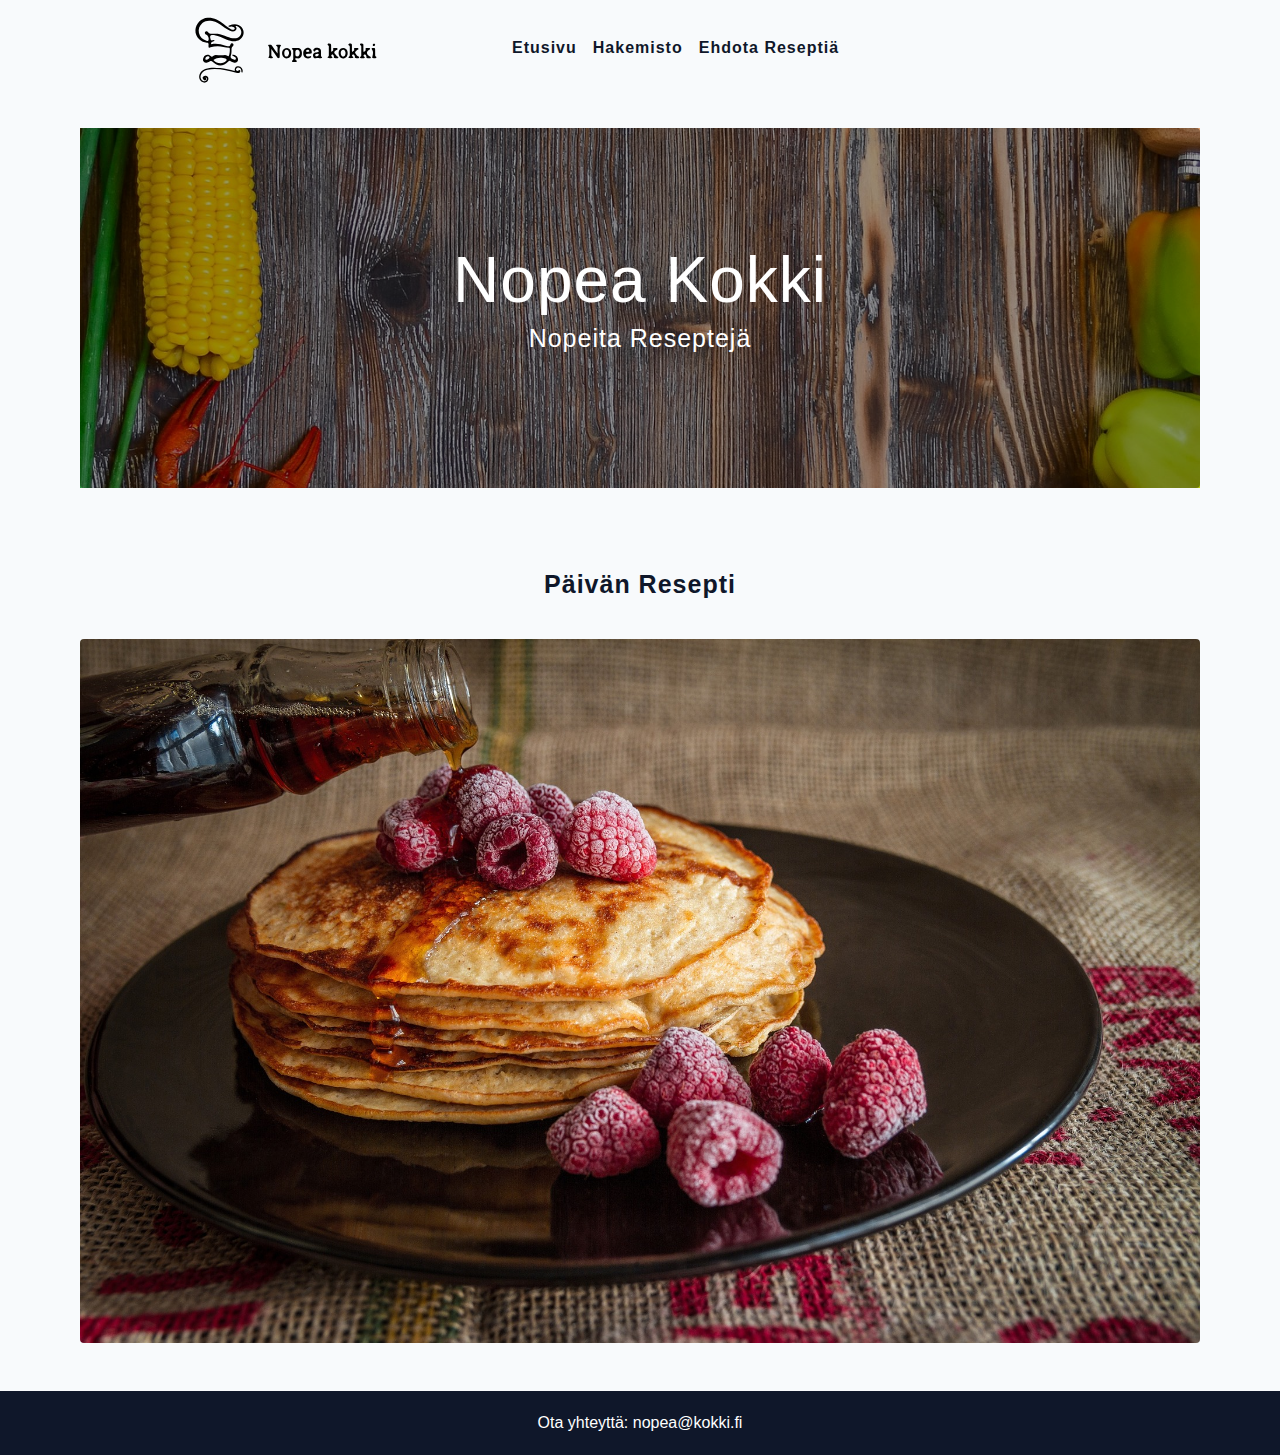
<file: index.html>
<!DOCTYPE html>
<html lang="en">
  <head>
    <meta charset="UTF-8" />
    <meta http-equiv="X-UA-Compatible" content="IE=edge" />
    <meta name="viewport" content="width=device-width, initial-scale=1.0" />
    <title>Nopeakokki.fi - Nopeita Reseptejä Kiireisille</title>
    <link rel="shortcut icon" href="./assets/favicon.ico" type="image/x-icon" />
    <link rel="stylesheet" href="./css/normalize.css" />
    <link
      rel="stylesheet"
      href="https://cdnjs.cloudflare.com/ajax/libs/font-awesome/5.14.0/css/all.min.css"
    />
    <link rel="stylesheet" href="./css/main.css" />
  </head>
  <body>
    <nav class="navbar">
      <div class="nav-center">
        <div class="nav-header">
          <a href="index.html" class="nav-logo">
            <img src="./assets/logo.svg" alt="Nopea Kokki">
          </a>
          <button type="button" class="btn nav-btn">
            <i class="fas fa-align-justify"></i>
          </button>
        </div>
        <div class="nav-links">
        <a href="index.html" class="nav-link"> Etusivu</a>
        <a href="hakemisto.html" class="nav-link"> Hakemisto </a>
        <a href="ehdotaresepti.html" class="nav-link"> Ehdota Reseptiä</a>
        </div>
      </div>
    </nav>
    <main class="page">
      <header class="hero">
        <div class="hero-container">
          <div class="hero-text">
            <h1>Nopea Kokki</h1>
            <h4>Nopeita Reseptejä</h4>
          </div>
        </div>
      </header>
      <section class="paivaresepti">
        <h4>Päivän resepti</h4>
        <a href="resepti.html" class="recipe">
        <img src="./assets/ruokakuvat/pancakes-g225a62f42_1920.jpg" alt="lettu" class="img lettukuva">
      </a>
      </section>
    </main>
    <footer class="page-footer">
      <p>
        Ota yhteyttä: nopea@kokki.fi
      </p>
    </footer>
    <script src="./js/app.js"></script>
  </body>
</html>
</file>
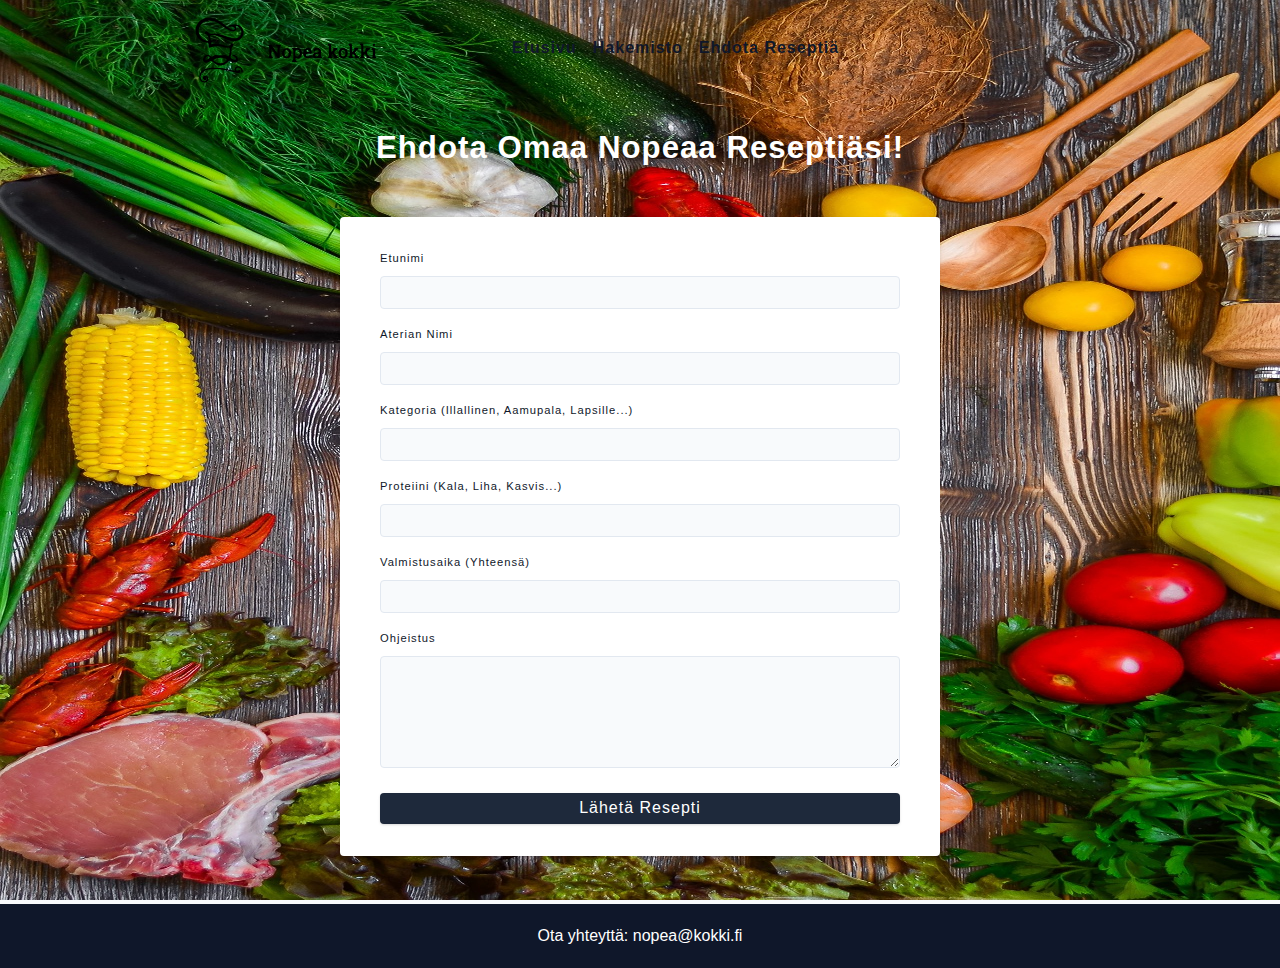
<file: ehdotaresepti.html>
<!DOCTYPE html>
<html lang="en">
  <head>
    <meta charset="UTF-8" />
    <meta http-equiv="X-UA-Compatible" content="IE=edge" />
    <meta name="viewport" content="width=device-width, initial-scale=1.0" />
    <title>Nopeakokki.fi - Nopeita Reseptejä Kiireisille</title>
    <link rel="shortcut icon" href="./assets/favicon.ico" type="image/x-icon" />
    <link rel="stylesheet" href="./css/normalize.css" />
    <link rel="stylesheet" href="https://cdnjs.cloudflare.com/ajax/libs/font-awesome/5.14.0/css/all.min.css"/>
    <link rel="stylesheet" href="./css/main.css" />
    <link rel="stylesheet" href="./css/background.css"/>

  </head>
  
  <body>
    <nav class="navbar">
      <div class="nav-center">
        <div class="nav-header">
          <a href="index.html" class="nav-logo">
            <img src="./assets/logo.svg" alt="Nopea Kokki">
          </a>
          <button type="button" class="btn nav-btn">
            <i class="fas fa-align-justify"></i>
          </button>
        </div>
        <div class="nav-links">
        <a href="index.html" class="nav-link"> Etusivu</a>
        <a href="hakemisto.html" class="nav-link"> Hakemisto </a>
        <a href="ehdotaresepti.html" class="nav-link"> Ehdota Reseptiä</a>
        </div>
      </div>
    </nav>
    <main class="page">
      <section class="contact-container">
        <article class="yhteys">
          <h3>Ehdota omaa nopeaa reseptiäsi!</h3>
        </article>
        <article>
          <form class="form ehdotareseptia">
            <div class="form-row">
              <label for="etunimi" class="form-label">Etunimi
              </label>
              <input type="text" name="etunimi" id="etunimi" class="form-input">
            </div>
            <div class="form-row">
              <label for="aterianimi" class="form-label">Aterian nimi
              </label>
              <input type="text" name="aterianimi" id="aterianimi" class="form-input">
            </div>
            <div class="form-row">
              <label for="kategoria" class="form-label">Kategoria (Illallinen, Aamupala, Lapsille...)
              </label>
              <input type="text" name="kategoria" id="kategoria" class="form-input">
            </div>
            <div class="form-row">
              <label for="proteiini" class="form-label">Proteiini (Kala, Liha, Kasvis...)
              </label>
              <input type="text" name="proteiini" id="proteiini" class="form-input">
            </div>
            <div class="form-row">
              <label for="valmistusaika" class="form-label">Valmistusaika (Yhteensä)
              </label>
              <input type="text" name="valmistusaika" id="valmistusaika" class="form-input">
            </div>
            <div class="form-row">
              <label for="message" class="form-label">Ohjeistus</label>
              <textarea name="message" id="message" class="form-textarea"></textarea>
            </div>
            <button type="submit" class="btn btn-block">
              Lähetä Resepti
            </button>
          </form>
        </article>
      </section>
    </main>
    <footer class="page-footer">
      <p>
        Ota yhteyttä: nopea@kokki.fi
      </p>
    </footer>
    <script src="./js/app.js"></script>
  </body>
</html>
</file>
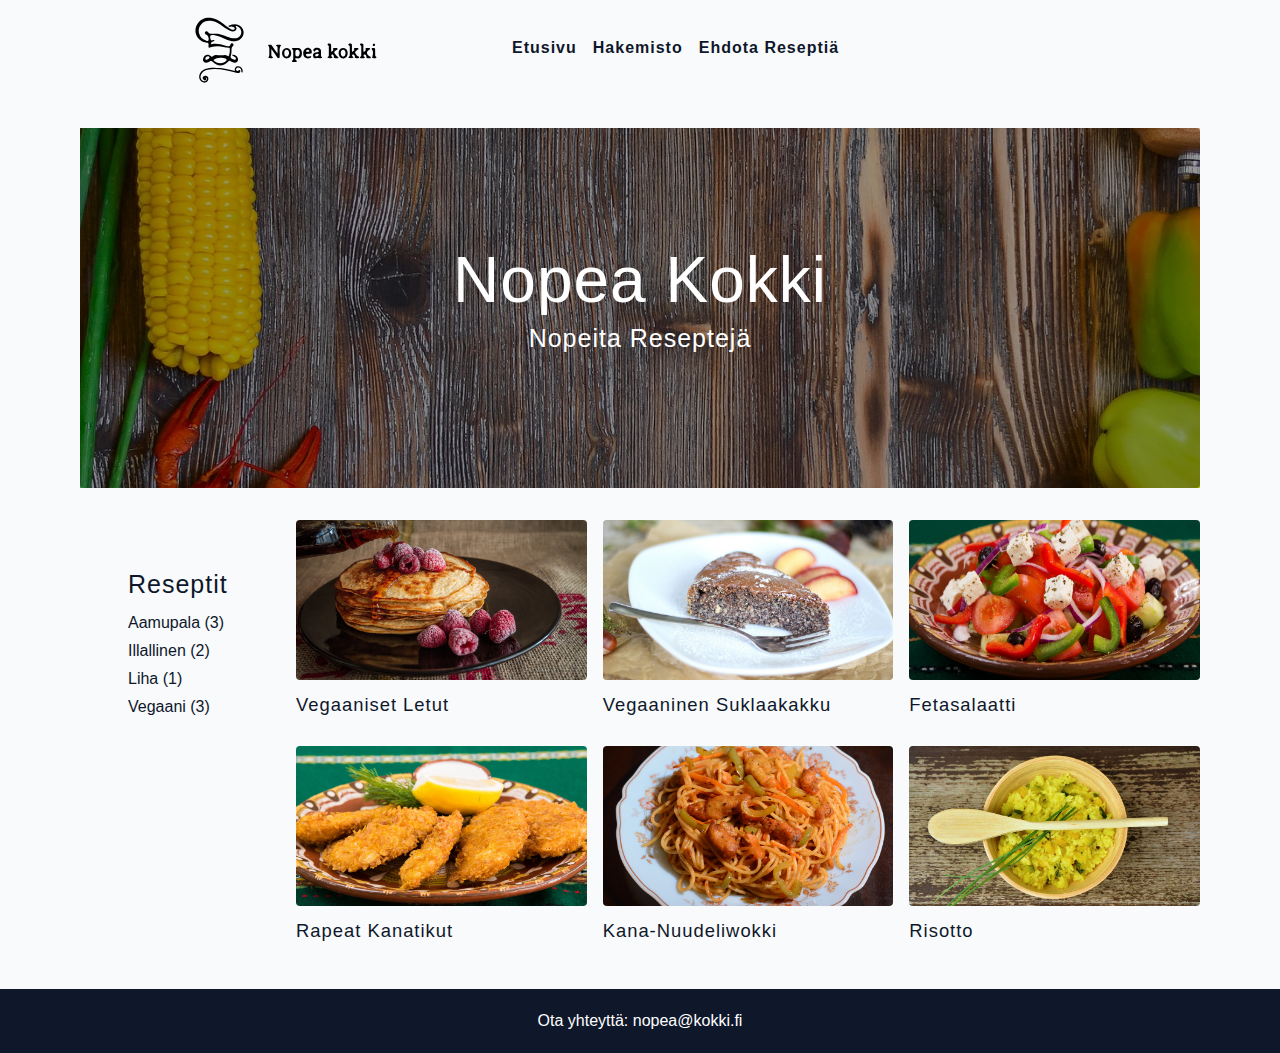
<file: hakemisto.html>
<!DOCTYPE html>
<html lang="en">
  <head>
    <meta charset="UTF-8" />
    <meta http-equiv="X-UA-Compatible" content="IE=edge" />
    <meta name="viewport" content="width=device-width, initial-scale=1.0" />
    <title>Nopeakokki.fi - Nopeita Reseptejä Kiireisille</title>
    <!-- favicon -->
    <link rel="shortcut icon" href="./assets/favicon.ico" type="image/x-icon" />
    <!-- normalize -->
    <link rel="stylesheet" href="./css/normalize.css" />
    <!-- font-awesome -->
    <link
      rel="stylesheet"
      href="https://cdnjs.cloudflare.com/ajax/libs/font-awesome/5.14.0/css/all.min.css"
    />
    <!-- main css -->
    <link rel="stylesheet" href="./css/main.css" />
  </head>
  <body>
    <!-- nav -->
    <nav class="navbar">
      <div class="nav-center">
        <!-- Header -->
        <div class="nav-header">
          <a href="index.html" class="nav-logo">
            <img src="./assets/logo.svg" alt="Nopea Kokki">
          </a>
          <button type="button" class="btn nav-btn">
            <i class="fas fa-align-justify"></i>
          </button>
        </div>
        <div class="nav-links">
        <a href="index.html" class="nav-link"> Etusivu</a>
        <a href="hakemisto.html" class="nav-link"> Hakemisto </a>
        <a href="ehdotaresepti.html" class="nav-link"> Ehdota Reseptiä</a>
        </div>
      </div>
    </nav>
    <main class="page">
      <header class="hero">
        <div class="hero-container">
          <div class="hero-text">
            <h1>Nopea Kokki</h1>
            <h4>Nopeita Reseptejä</h4>
          </div>
        </div>
      </header>
      <section class="recipes-container">
        <div class="tags-container">
          <h4>Reseptit</h4>
          <div class="tags-list">
            <a href="valinta.html">Aamupala (3)</a>
            <a href="valinta.html">Illallinen (2)</a>
            <a href="valinta.html">Liha (1)</a>
            <a href="valinta.html">Vegaani (3)</a>
          </div>
        </div>
        <div class="recipes-list">
          <a href="resepti.html" class="recipe">
            <img src="./assets/ruokakuvat/pancakes-g225a62f42_1920.jpg" alt="Lettu"
            class="img recipe-img"/>
            <h5>Vegaaniset letut</h5>
            <a href="resepti.html" class="recipe">
              <img src="./assets/ruokakuvat/poppy-g9d14e02fa_1920.jpg" alt="Suklaakakku"
              class="img recipe-img"/>
              <h5>Vegaaninen suklaakakku</h5>
            </a>
            <a href="resepti.html" class="recipe">
              <img src="./assets/ruokakuvat/food-g4fa2613fc_1920.jpg" alt="Fetasalaatti"
              class="img recipe-img"/>
              <h5>Fetasalaatti</h5>
            </a>
            <a href="resepti.html" class="recipe">
              <img src="./assets/ruokakuvat/food-g6c4e2a938_1920.jpg" alt="Kanatikku"
              class="img recipe-img"/>
              <h5>Rapeat kanatikut</h5>
            </a>
            <a href="resepti.html" class="recipe">
              <img src="./assets/ruokakuvat/italian-food-gb5d143663_1920.jpg" alt="Wokki"
              class="img recipe-img"/>
              <h5>Kana-nuudeliwokki</h5>
            </a>
            <a href="resepti.html" class="recipe">
              <img src="./assets/ruokakuvat/rice-dish-gd8e17f080_1920.jpg" alt="Risotto"
              class="img recipe-img"/>
              <h5>Risotto</h5>
            </a>
          </a>
        </div>
      </section>
    </main>
    <footer class="page-footer">
      <p>
        Ota yhteyttä: nopea@kokki.fi
      </p>
    </footer>
    <script src="./js/app.js"></script>
  </body>
</html>
</file>
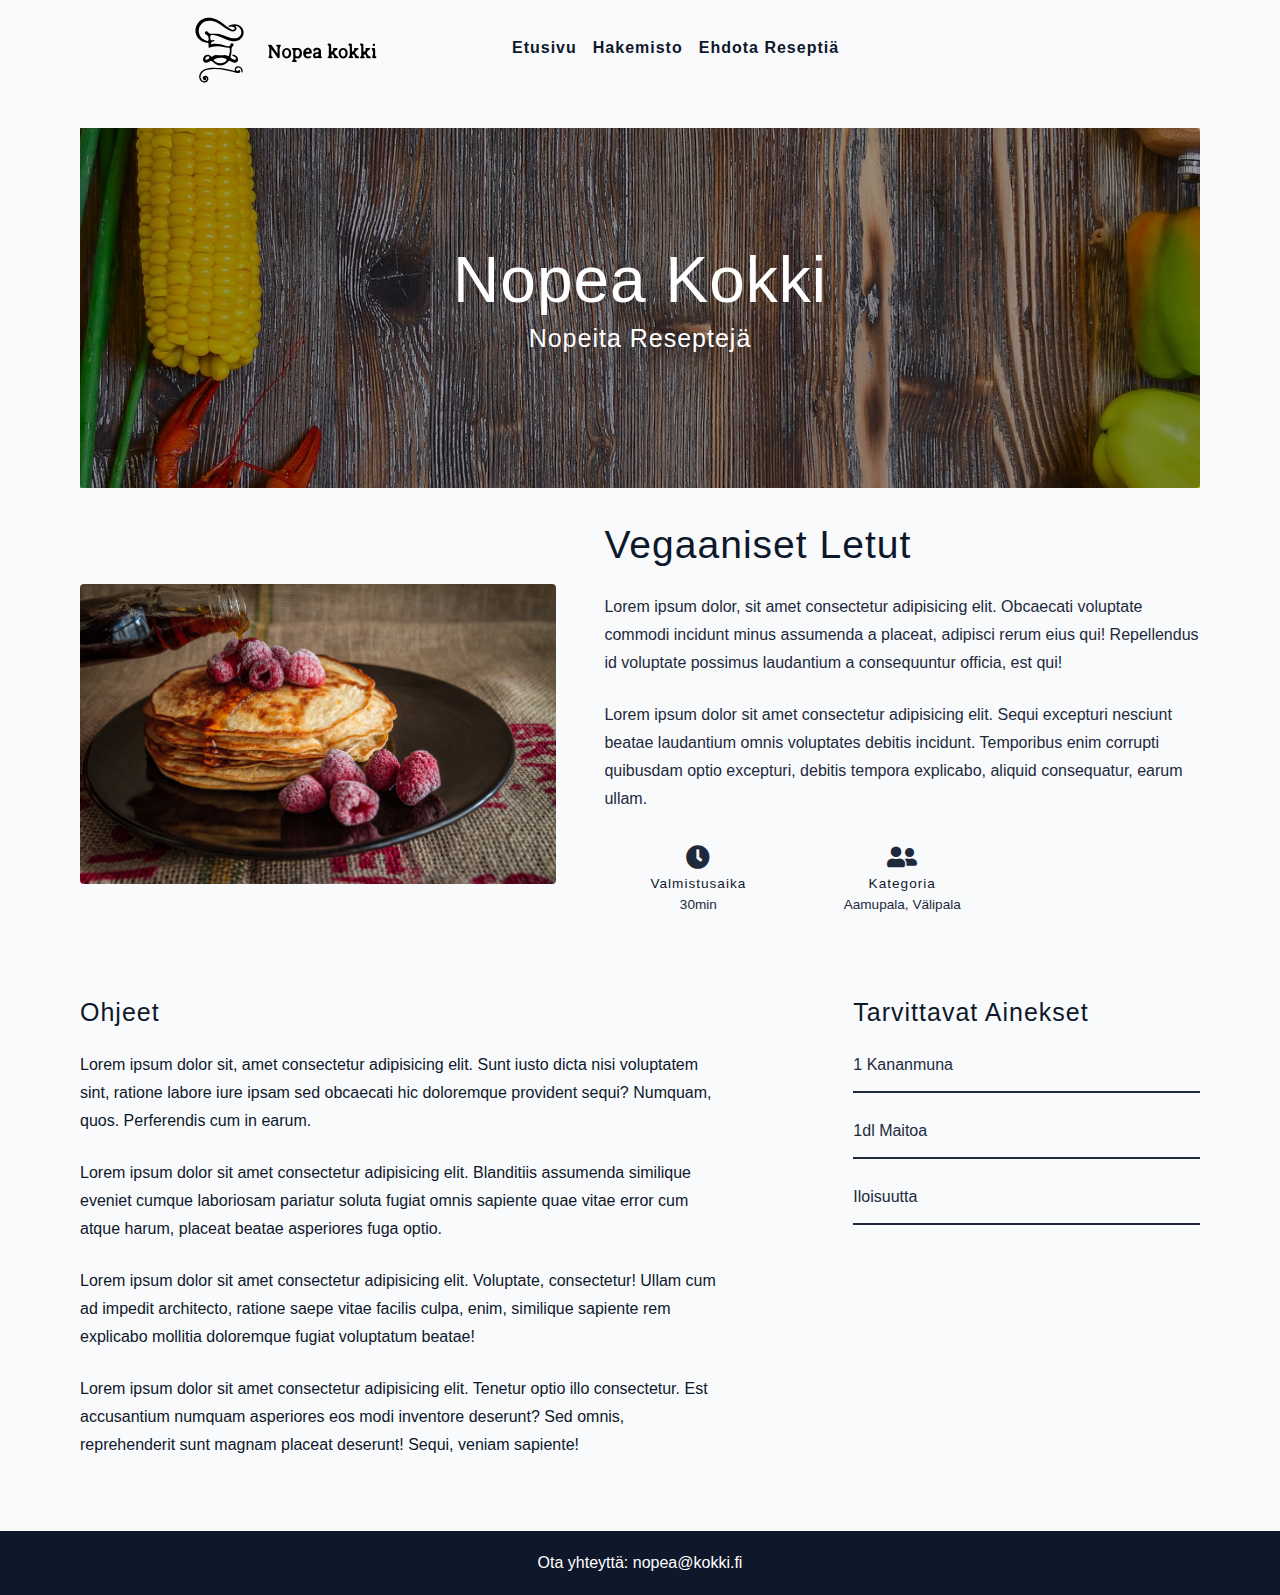
<file: resepti.html>
<!DOCTYPE html>
<html lang="en">
  <head>
    <meta charset="UTF-8" />
    <meta http-equiv="X-UA-Compatible" content="IE=edge" />
    <meta name="viewport" content="width=device-width, initial-scale=1.0" />
    <title>Nopeakokki.fi - Nopeita Reseptejä Kiireisille</title>
    <link rel="shortcut icon" href="./assets/favicon.ico" type="image/x-icon" />
    <link rel="stylesheet" href="./css/normalize.css" />
    <link
      rel="stylesheet"
      href="https://cdnjs.cloudflare.com/ajax/libs/font-awesome/5.14.0/css/all.min.css"
    />
    <link rel="stylesheet" href="./css/main.css" />
  </head>
  <body>
    <nav class="navbar">
      <div class="nav-center">
        <div class="nav-header">
          <a href="index.html" class="nav-logo">
            <img src="./assets/logo.svg" alt="Nopea Kokki">
          </a>
          <button type="button" class="btn nav-btn">
            <i class="fas fa-align-justify"></i>
          </button>
        </div>
        <div class="nav-links">
        <a href="index.html" class="nav-link"> Etusivu</a>
        <a href="hakemisto.html" class="nav-link"> Hakemisto </a>
        <a href="ehdotaresepti.html" class="nav-link"> Ehdota Reseptiä</a>
        </div>
      </div>
    </nav>
    <main class="page">
      <header class="hero">
        <div class="hero-container">
          <div class="hero-text">
            <h1>Nopea Kokki</h1>
            <h4>Nopeita Reseptejä</h4>
          </div>
        </div>
      </header>
      <div class="recipe-page">
        <section class="recipe-hero">
          <img src="./assets/ruokakuvat/pancakes-g225a62f42_1920.jpg" class="img recipe-hero-img" alt="lettu">
          <article>
            <h2>Vegaaniset Letut</h2>
            <p>Lorem ipsum dolor, sit amet consectetur adipisicing elit. Obcaecati voluptate commodi incidunt minus assumenda a placeat, adipisci rerum eius qui! Repellendus id voluptate possimus laudantium a consequuntur officia, est qui!
            </p>
            <p>Lorem ipsum dolor sit amet consectetur adipisicing elit. Sequi excepturi nesciunt beatae laudantium omnis voluptates debitis incidunt. Temporibus enim corrupti quibusdam optio excepturi, debitis tempora explicabo, aliquid consequatur, earum ullam.</p>
            <div class="recipe-icons">
              <article>
                <i class="fas fa-clock"></i>
                <h5>Valmistusaika</h5>
                <p>30min</p>
              </article>
              <article>  
                <i class="fas fa-user-friends"></i>              
                <h5>Kategoria</h5>
                <p>Aamupala, Välipala</p>
              </article>
            </div>
          </article>
        </section>
        <section class="recipe-content">
          <article>
            <h4>Ohjeet</h4>
            <div class="single-instruction"></div>
            <p>Lorem ipsum dolor sit, amet consectetur adipisicing elit. Sunt iusto dicta nisi voluptatem sint, ratione labore iure ipsam sed obcaecati hic doloremque provident sequi? Numquam, quos. Perferendis cum in earum.</p>
            <p>Lorem ipsum dolor sit amet consectetur adipisicing elit. Blanditiis assumenda similique eveniet cumque laboriosam pariatur soluta fugiat omnis sapiente quae vitae error cum atque harum, placeat beatae asperiores fuga optio.</p>
            <p>Lorem ipsum dolor sit amet consectetur adipisicing elit. Voluptate, consectetur! Ullam cum ad impedit architecto, ratione saepe vitae facilis culpa, enim, similique sapiente rem explicabo mollitia doloremque fugiat voluptatum beatae!</p>
            <p>Lorem ipsum dolor sit amet consectetur adipisicing elit. Tenetur optio illo consectetur. Est accusantium numquam asperiores eos modi inventore deserunt? Sed omnis, reprehenderit sunt magnam placeat deserunt! Sequi, veniam sapiente!</p>
          </article>
          <article class="second-column">
            <div>
              <h4>Tarvittavat ainekset</h4>
              <p class="single-ingredient">
                1 Kananmuna
              </p>
              <p class="single-ingredient">
                1dl Maitoa
              </p>
              <p class="single-ingredient">
                Iloisuutta
              </p>
            </div>
          </article>
        </section>
      </div>
    </main>
    <footer class="page-footer">
      <p>
        Ota yhteyttä: nopea@kokki.fi
      </p>
    </footer>
    <script src="./js/app.js"></script>
  </body>
</html>
</file>
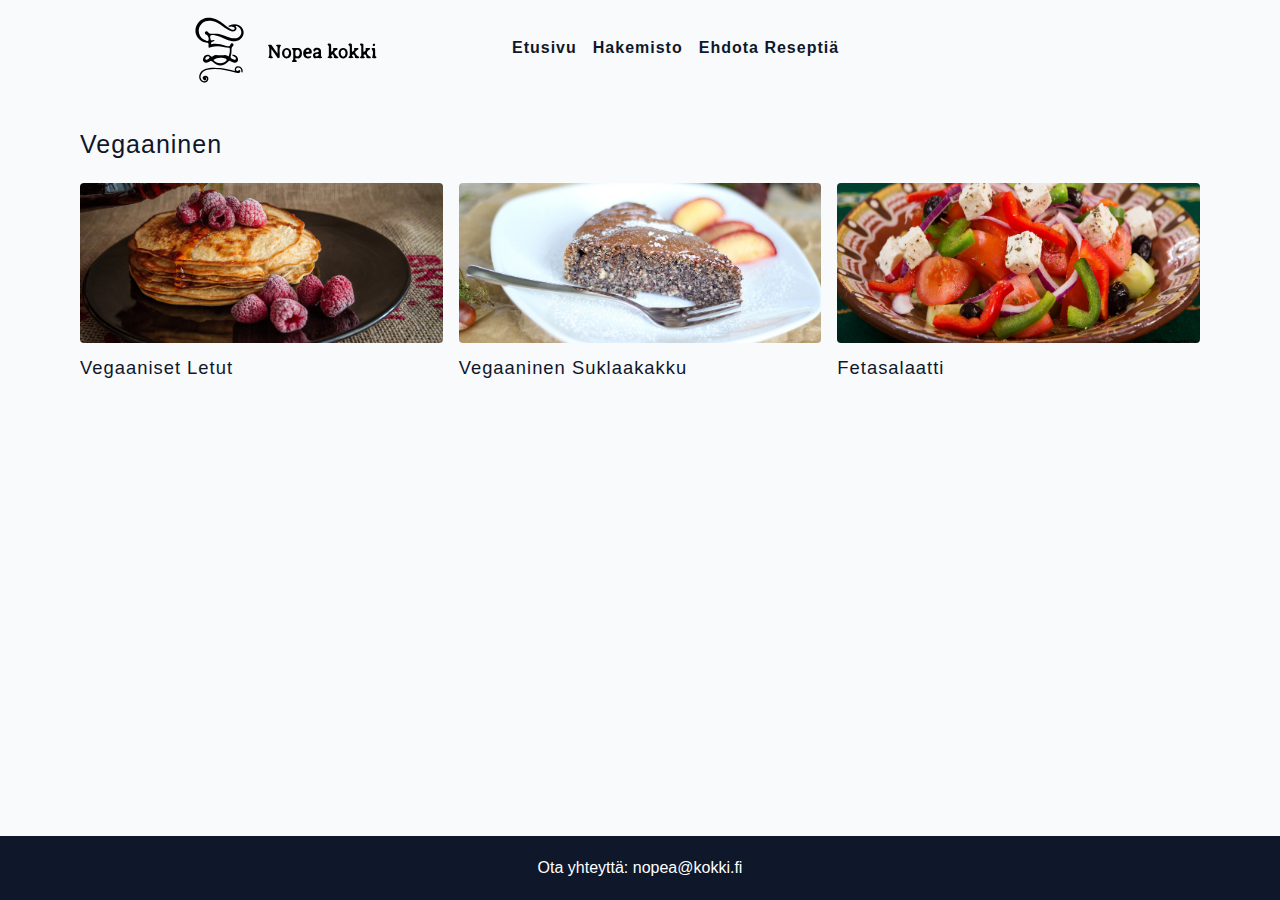
<file: valinta.html>
<!DOCTYPE html>
<html lang="en">
  <head>
    <meta charset="UTF-8" />
    <meta http-equiv="X-UA-Compatible" content="IE=edge" />
    <meta name="viewport" content="width=device-width, initial-scale=1.0" />
    <title>Nopeakokki.fi - Nopeita Reseptejä Kiireisille</title>
    <link rel="shortcut icon" href="./assets/favicon.ico" type="image/x-icon" />
    <link rel="stylesheet" href="./css/normalize.css" />
    <link
      rel="stylesheet"
      href="https://cdnjs.cloudflare.com/ajax/libs/font-awesome/5.14.0/css/all.min.css"
    />
    <link rel="stylesheet" href="./css/main.css" />
  </head>
  <body>
    <nav class="navbar">
      <div class="nav-center">
        <div class="nav-header">
          <a href="index.html" class="nav-logo">
            <img src="./assets/logo.svg" alt="Nopea Kokki">
          </a>
          <button type="button" class="btn nav-btn">
            <i class="fas fa-align-justify"></i>
          </button>
        </div>
        <div class="nav-links">
        <a href="index.html" class="nav-link"> Etusivu</a>
        <a href="hakemisto.html" class="nav-link"> Hakemisto </a>
        <a href="ehdotaresepti.html" class="nav-link"> Ehdota Reseptiä</a>
        </div>
      </div>
    </nav>
    <main class="page">
      <div>
        <h4>Vegaaninen</h4>
        <div class="recipes-list">
          <a href="resepti.html" class="recipe">
            <img src="./assets/ruokakuvat/pancakes-g225a62f42_1920.jpg" alt="Lettu"
            class="img recipe-img"/>
            <h5>Vegaaniset letut</h5>
            <a href="resepti.html" class="recipe">
              <img src="./assets/ruokakuvat/poppy-g9d14e02fa_1920.jpg" alt="Suklaakakku"
              class="img recipe-img"/>
              <h5>Vegaaninen suklaakakku</h5>
            </a>
            <a href="resepti.html" class="recipe">
              <img src="./assets/ruokakuvat/food-g4fa2613fc_1920.jpg" alt="Fetasalaatti"
              class="img recipe-img"/>
              <h5>Fetasalaatti</h5>
            </a>
          </a>
        </div>
      </div>
    </main>
    <footer class="page-footer">
      <p>
        Ota yhteyttä: nopea@kokki.fi
      </p>
    </footer>
    <script src="./js/app.js"></script>
  </body>
</html>
</file>
<file: css/main.css>
*,
::after,
::before {
  box-sizing: border-box;
}

@import url('https://fonts.googleapis.com/css2?family=Roboto:wght@400;500;600&family=Montserrat&display=swap');
html {
  font-size: 100%;
}

:root {
  --grey-50: #f8fafc;
  --grey-100: #f1f5f9;
  --grey-200: #e2e8f0;
  --grey-300: #cbd5e1;
  --grey-400: #94a3b8;
  --grey-500: #64748b;
  --grey-600: #475569;
  --grey-700: #334155;
  --grey-800: #1e293b;
  --grey-900: #0f172a;
  
  --black: #222;
  --white: #fff;

  /* fonts  */
  --headingFont: 'Roboto', sans-serif;
  --bodyFont: 'Nunito', sans-serif;
  --smallText: 0.7em;
  /* rest of the vars */
  --backgroundColor: var(--grey-50);
  --textColor: var(--grey-900);
  --borderRadius: 0.25rem;
  --letterSpacing: 1px;
  --transition: 0.3s ease-in-out all;
  --max-width: 1120px;
  --fixed-width: 600px;

  /* box shadow*/
  --shadow-1: 0 1px 3px 0 rgba(0, 0, 0, 0.1), 0 1px 2px 0 rgba(0, 0, 0, 0.06);
  --shadow-2: 0 4px 6px -1px rgba(0, 0, 0, 0.1),
    0 2px 4px -1px rgba(0, 0, 0, 0.06);
  --shadow-3: 0 10px 15px -3px rgba(0, 0, 0, 0.1),
    0 4px 6px -2px rgba(0, 0, 0, 0.05);
  --shadow-4: 0 20px 25px -5px rgba(0, 0, 0, 0.1),
    0 10px 10px -5px rgba(0, 0, 0, 0.04);
}

body {
  background: var(--backgroundColor);
  font-family: var(--bodyFont);
  font-weight: 400;
  line-height: 1.75;
  color: var(--textColor);
}

p {
  margin-top: 0;
  margin-bottom: 1.5rem;
  max-width: 40em;
}

h1,
h2,
h3,
h4,
h5 {
  margin: 0;
  margin-bottom: 1.38rem;
  font-family: var(--headingFont);
  font-weight: 400;
  line-height: 1.3;
  text-transform: capitalize;
  letter-spacing: var(--letterSpacing);
}

h1 {
  margin-top: 0;
  font-size: 3.052rem;
}

h2 {
  font-size: 2.441rem;
}

h3 {
  font-size: 1.953rem;
}

h4 {
  font-size: 1.563rem;
}

h5 {
  font-size: 1.25rem;
}

small,
.text-small {
  font-size: var(--smallText);
}

a {
  text-decoration: none;
}
ul {
  list-style-type: none;
  padding: 0;
}

.img {
  width: 100%;
  display: block;
  object-fit: cover;
}

.btn {
  cursor: pointer;
  color: var(--white);
  background: var(--grey-800);
  border: transparent;
  border-radius: var(--borderRadius);
  letter-spacing: var(--letterSpacing);
  padding: 0.375rem 0.75rem;
  box-shadow: var(--shadow-1);
  transition: var(--transtion);
  text-transform: capitalize;
  display: inline-block;
}
.btn:hover {
  background: var(--grey-400);
  box-shadow: var(--shadow-3);
}
.btn-hipster {
  color: var(--primary-500);
  background: var(--primary-200);
}
.btn-hipster:hover {
  color: var(--primary-200);
  background: var(--primary-700);
}
.btn-block {
  width: 100%;
}

.alert {
  padding: 0.375rem 0.75rem;
  margin-bottom: 1rem;
  border-color: transparent;
  border-radius: var(--borderRadius);
}

.alert-danger {
  color: var(--red-dark);
  background: var(--red-light);
}
.alert-success {
  color: var(--green-dark);
  background: var(--green-light);
}

.form {
  width: 90vw;
  max-width: var(--fixed-width);
  background: var(--white);
  border-radius: var(--borderRadius);
  box-shadow: var(--shadow-2);
  padding: 2rem 2.5rem;
  margin: 3rem auto;
}
.form-label {
  display: block;
  font-size: var(--smallText);
  margin-bottom: 0.5rem;
  text-transform: capitalize;
  letter-spacing: var(--letterSpacing);
}
.form-input,
.form-textarea {
  width: 100%;
  padding: 0.375rem 0.75rem;
  border-radius: var(--borderRadius);
  background: var(--backgroundColor);
  border: 1px solid var(--grey-200);
}

.form-row {
  margin-bottom: 1rem;
}

.form-textarea {
  height: 7rem;
}
::placeholder {
  font-family: inherit;
  color: var(--grey-400);
}
.form-alert {
  color: var(--red-dark);
  letter-spacing: var(--letterSpacing);
  text-transform: capitalize;
}

@keyframes spinner {
  to {
    transform: rotate(360deg);
  }
}

.loading {
  width: 6rem;
  height: 6rem;
  border: 5px solid var(--grey-400);
  border-radius: 50%;
  border-top-color: var(--primary-500);
  animation: spinner 0.6s linear infinite;
}
.loading {
  margin: 0 auto;
}
/* title */

.title {
  text-align: center;
}

.title-underline {
  background: var(--primary-500);
  width: 7rem;
  height: 0.25rem;
  margin: 0 auto;
  margin-top: -1rem;
}

.navbar{
  display: flex;
  justify-content: center;
  align-items: center;

}
.nav-center{
  width: 90vw;
  max-width: var(--max-width);
}

.nav-header{
 height: 6rem; 
 display: flex;
 justify-content: space-between;
 align-items: center;
}

.nav-logo{
  display: flex;
  align-items: center;
}
.nav-header img{
  width:400px;
}

.nav-btn{
  padding: 0.15rem 0.75rem;
}

.nav-btn i{
  font-size: 1.25rem;
}

.nav-links{
  display: flex;
  flex-direction: column;
  height: 0;
  overflow: hidden;
  transition: var(--transition);
}

.show-links{
  height: 190px;
}

.nav-link{
  display: block;
  text-align: center;
  text-transform: capitalize;
  color: var(--grey-900);
  letter-spacing: var(--letterSpacing);
  padding: 1rem 0;
  border-top: 1px solid var(--grey-500);
  transition: var(--transition);
  font-weight: bold;
}

.nav-link:hover{
  color: var(--grey-500);
}

@media screen and (min-width: 992px) {
  .nav-btn{
    display: none;
  }
  .navbar{
    height: 6rem;
  }
  .nav-center{
    display: flex;
    align-items: center;
  }
  .nav-header{
    height: auto;
    margin-right: 2rem;
  }
  .nav-links{
    height: auto;
    flex-direction: row;
    align-items: center;
    width: 100%;
  }
  .nav-link{
    padding: 0;
    border-top: none;
    margin-right: 1rem;
    font-size: 1rem;
  }
}

.page{
  width: 90vw;
  max-width: var(--max-width);
  margin: 0 auto;
  padding-top: 2rem;
  min-height: calc(100vh - (6rem + 4rem));
}

.page-footer{
  height: 4rem;
  background: var(--grey-900);
  color: var(--white);
  display: flex;
  align-items: center;
  justify-content: center;
}

.page-footer p{
  margin-bottom: 0;
}

.hero{
  height: 40vh;
  background: url(../assets/food-ga146ff6a8_1920.jpg) center/cover no-repeat;
  margin-bottom: 2rem;
  border-radius: --var(--borderRadius);
  position: relative;
}

.hero-container{
  position: absolute;
  width: 100%;
  height: 100%;
  top: 0;
  left: 0;
  background: rgba(0, 0, 0, 0.4);
  border-radius: var(--borderRadius);
  display: flex;
  align-items: center;
  justify-content: center;
}

.hero-text{
  text-align: center;
  color: var(--white);
}

@media screen and (min-width: 768px) {
  .hero-text h1{
    font-size: 4rem;
    margin-bottom: 0;
  }
}

.recipes-container{
  display: grid;
  gap: 2rem 1rem;
}

.tags-container{
  display: flex;
  flex-direction: column;
  padding: 3rem;
}

.recipes-list{
  display: grid;
  gap: 2rem 1rem;
  padding-bottom: 3rem;
}

.tags-container h4{
  margin-bottom: 0.5rem;
  font-weight: 500;
}

.tags-list{
  display: grid;
  grid-template-columns: 1fr 1fr 1fr;
}

.tags-list a{
  text-transform: capitalize;
  display: block;
  color: var(--grey-900);
  transition: var(--transition);
}

.tags-list a:hover{
  color: var(--grey-500);
}

.recipe{
  display: block;
}

.recipe-img{
  height: 15rem;
  border-radius: var(--borderRadius);
  margin-bottom: 1rem;
}

.recipe h5{
  margin-bottom: 0;
  line-height: 1;
  color: var(--grey-900);
}

@media screen and (min-width: 600px){
  .recipes-list{
    grid-template-columns: 1fr 1fr;
  }
  .recipe-img{
    height: 10rem;
  }
}

@media screen and (min-width: 992px){
  .recipes-container{
    grid-template-columns: 200px 1fr;
  }
  .recipe p{
    font-size: 0.85rem;
  }
  .tags-container{
    order: 0;
  }
  .tags-list{
    grid-template-columns: 1fr;
  }
}

@media screen and (min-width: 1200px){
  .recipes-list{
    grid-template-columns: 1fr 1fr 1fr;
  }
  .recipe h5{
    font-size: 1.15rem;
  }
}

.paivaresepti{
  display: grid;
  gap: 1rem 4rem;
  padding-bottom: 3rem;
  align-items: center;
}

.lettukuva{
  border-radius: var(--borderRadius);
}

.paivaresepti h4{
  text-align: center;
  font-weight: bold;
  padding-top: 3rem;
}

.ehdotareseptia{
  width: 100%;
}

contact-container{
  display: grid;
  gap: 2rem 3rem;
  padding-bottom: 3rem;
}

.yhteys h3{
  text-align: center;
  font-weight: bold;
}

.recipe-hero{
  display: grid;
  gap: 3rem;
}

.recipe-hero-img{
  height: 300px;
  border-radius: var(--borderRadius);
}

.recipe-hero p{
  color: var(--grey-800);
}

.recipe-icons{
  display: grid;
  grid-template-columns: repeat(3, 1fr);
  gap: 1rem;
  margin: 2rem 0;
  text-align: center;
}

.recipe-icons i{
  font-size: 1.5rem;
  color: var(--grey-800);
}

.recipe-icons h5, .recipe-icons p{
margin-bottom: 0;
font-size: 0.85rem;
}

.recipe-icons p{
  color: var(--grey-800);
}

@media screen and (min-width: 992px){
  .recipe-hero{
  grid-template-columns: 4fr 5fr;
  align-items: center;
  }
}

.recipe-content{
  padding: 3rem 0;
  display: grid;
  gap: 2rem 5rem;
}

@media screen and (min-width: 992px){
  .recipe-content{
  grid-template-columns: 2fr 1fr;
  }
}

.single-instruction header{
  display: grid;
  grid-template-columns: auto 1fr;
  gap: 1.5rem;
  align-items:center;
}

.single-instruction header p{
  text-transform: uppercase;
  font-weight: 600;
  margin-bottom: 0;
  color: var(--grey-800);
}

.single-instruction > p{
  color: var(--grey-800);
}

.single-instruction header div{
  height: 2px;
  background: var(--grey-800);
}

.second-column{
  display: grid;
  row-gap: 2rem;
}

.single-ingredient{
  border-bottom: 2px solid var(--grey-800);
  padding-bottom: 0.75rem;
  color: var(--grey-800);
}
</file>
<file: css/background.css>
body{
    background-image: url(../assets/food-ga146ff6a8_1920.jpg);
    background-repeat: no-repeat;
    background-attachment: fixed;
    background-size: 100% 100%;

}

.yhteys h3{
    color: white;
}
</file>
